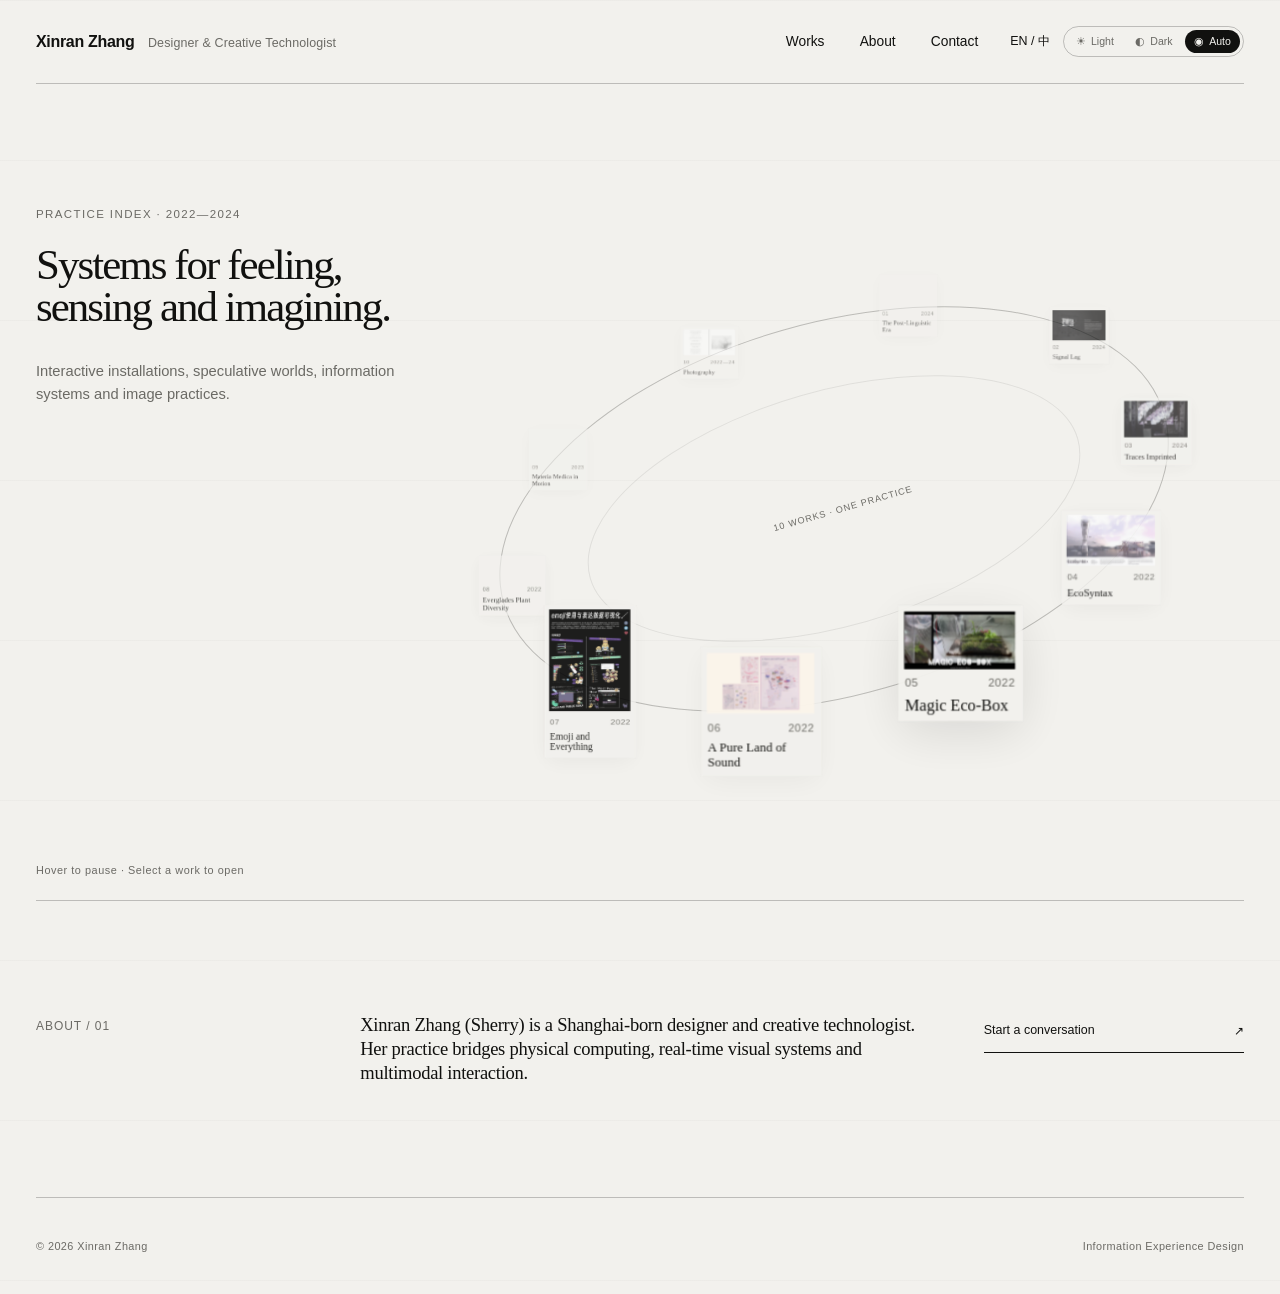
<file: index.html>
<!doctype html>
<html lang="en">
  <head>
    <meta charset="UTF-8" />
    <meta name="viewport" content="width=device-width, initial-scale=1.0" />
    <meta name="description" content="Xinran Zhang — designer and creative technologist working across physical computing, real-time visual systems and multimodal interaction." />
    <meta name="theme-color" content="#f2f1ed" />
    <title>Xinran Zhang — Designer & Creative Technologist</title>
    <link rel="icon" href="./favicon.svg" type="image/svg+xml" />
    <link rel="alternate icon" href="./favicon.svg" />
    <script src="./theme.js?v=theme1"></script>
    <link rel="stylesheet" href="./styles.css?v=theme1" />
  </head>
  <body>
    <div class="page-shell">
      <header class="site-header">
        <a class="identity" href="#top" aria-label="Xinran Zhang, home">
          <span>Xinran Zhang</span>
          <span class="identity-role" data-i18n="role">Designer &amp; Creative Technologist</span>
        </a>
        <nav aria-label="Primary navigation">
          <a href="./works/" data-i18n="navWorks">Works</a>
          <a href="#about" data-i18n="navAbout">About</a>
          <a href="mailto:18001817638@163.com" data-i18n="navContact">Contact</a>
        </nav>
        <div class="header-actions">
          <button class="lang-button" type="button" aria-label="Switch language">EN / 中</button>
          <div class="theme-switch" role="group" aria-label="Theme">
            <button type="button" data-theme-mode="light" aria-pressed="false"><span aria-hidden="true">☀</span><span data-theme-label="light">Light</span></button>
            <button type="button" data-theme-mode="dark" aria-pressed="false"><span aria-hidden="true">◐</span><span data-theme-label="dark">Dark</span></button>
            <button type="button" data-theme-mode="system" aria-pressed="false"><span aria-hidden="true">◉</span><span data-theme-label="system">Auto</span></button>
          </div>
        </div>
      </header>

      <main id="top">
        <section class="orbit-stage" id="work" aria-labelledby="work-title">
          <div class="intro">
            <p class="eyebrow" data-i18n="practiceIndex">Practice index · 2022—2024</p>
            <h1 id="work-title">
              <span data-i18n="heroTitle">Systems for feeling,<br />sensing and imagining.</span>
            </h1>
            <p class="intro-copy" data-i18n="heroCopy">Interactive installations, speculative worlds, information systems and image practices.</p>
          </div>

          <div class="orbit-wrap" aria-label="Eleven projects in a rotating index">
            <div class="orbit" id="home-orbit"></div>
            <div class="orbit-center" aria-hidden="true">
              <small data-i18n="orbitCenter">10 works · one practice</small>
            </div>
          </div>

          <p class="interaction-note" data-i18n="interactionNote">Hover to pause · Select a work to open</p>
        </section>

        <section class="about-strip" id="about">
          <p class="section-number" data-i18n="aboutNumber">About / 01</p>
          <p class="about-copy" data-i18n="aboutCopy">Xinran Zhang (Sherry) is a Shanghai-born designer and creative technologist. Her practice bridges physical computing, real-time visual systems and multimodal interaction.</p>
          <a class="contact-link" href="mailto:18001817638@163.com">
            <span data-i18n="startConversation">Start a conversation</span>
            <span aria-hidden="true">↗</span>
          </a>
        </section>
      </main>

      <footer>
        <span>© 2026 Xinran Zhang</span>
        <span data-i18n="footerDiscipline">Information Experience Design</span>
      </footer>
    </div>

    <script src="./script.js?v=theme1"></script>
  </body>
</html>
</file>
<file: styles.css>
:root {
  --paper: #f2f1ed;
  --ink: #11110f;
  --muted: #6b6a65;
  --line: rgba(17,17,15,.23);
  --accent: #6057f6;
  --grid: rgba(17,17,15,.025);
  --orbit-line: rgba(17,17,15,.24);
  --orbit-line-soft: rgba(17,17,15,.08);
  --surface: rgba(242,241,237,.88);
  --surface-strong: rgba(242,241,237,.97);
  --shadow: rgba(17,17,15,.11);
  --serif: "Iowan Old Style", "Baskerville", "Times New Roman", serif;
  --sans: "Helvetica Neue", "Arial", "PingFang SC", sans-serif;
}

html[data-theme="dark"] {
  --paper: #10100f;
  --ink: #f3f2ed;
  --muted: #a7a59e;
  --line: rgba(243,242,237,.22);
  --accent: #8d86ff;
  --grid: rgba(243,242,237,.035);
  --orbit-line: rgba(243,242,237,.28);
  --orbit-line-soft: rgba(243,242,237,.10);
  --surface: rgba(20,20,18,.9);
  --surface-strong: rgba(24,24,22,.98);
  --shadow: rgba(0,0,0,.42);
}

* { box-sizing: border-box; }
html { scroll-behavior: smooth; background: var(--paper); }
body {
  margin: 0;
  color: var(--ink);
  background: linear-gradient(var(--grid) 1px, transparent 1px), var(--paper);
  background-size: 100% 10rem;
  font-family: var(--sans);
  font-size: 16px;
}
button, a { -webkit-tap-highlight-color: transparent; }
a { color: inherit; text-decoration: none; }
button { color: inherit; font: inherit; }

.page-shell { width: min(100%, 1800px); min-height: 100vh; margin: 0 auto; padding: 0 2.25rem; }
.site-header {
  min-height: 5.25rem;
  display: grid;
  grid-template-columns: minmax(17rem, 1fr) auto auto;
  align-items: center;
  gap: 2rem;
  border-bottom: 1px solid var(--line);
  position: relative;
  z-index: 20;
}
.identity { display: flex; align-items: baseline; gap: .85rem; font-weight: 650; letter-spacing: -.02em; }
.identity-role { color: var(--muted); font-size: .78rem; font-weight: 450; letter-spacing: .01em; }
nav { display: flex; gap: 2.2rem; font-size: .86rem; }
nav a { position: relative; }
nav a::after { content: ""; position: absolute; left: 0; right: 100%; bottom: -.4rem; height: 1px; background: currentColor; transition: right .25s ease; }
nav a:hover::after, nav a:focus-visible::after { right: 0; }
.header-actions { justify-self: end; display: flex; align-items: center; gap: .8rem; }
.lang-button { border: 0; background: transparent; padding: .65rem 0; cursor: pointer; font-size: .78rem; }
.theme-switch { display: inline-flex; align-items: center; gap: .18rem; padding: .18rem; border: 1px solid var(--line); border-radius: 999px; }
.theme-switch button { display: inline-flex; align-items: center; gap: .32rem; border: 0; border-radius: 999px; background: transparent; color: var(--muted); padding: .38rem .58rem; cursor: pointer; font-size: .66rem; line-height: 1; white-space: nowrap; }
.theme-switch button[aria-pressed="true"] { background: var(--ink); color: var(--paper); }
.theme-switch button:focus-visible { outline: 2px solid var(--accent); outline-offset: 2px; }

.eyebrow { margin: 0 0 1.35rem; color: var(--muted); font-size: .72rem; line-height: 1.4; letter-spacing: .12em; text-transform: uppercase; }
h1 { margin: 0; font-family: var(--serif); font-size: clamp(2.1rem, 3.35vw, 4.4rem); font-weight: 400; line-height: .98; letter-spacing: -.045em; }
.intro-copy { max-width: 25rem; margin: 2rem 0 0; color: var(--muted); font-size: .92rem; line-height: 1.55; }

.orbit-stage { position: relative; min-height: calc(100svh - 5.25rem); overflow: visible; }
.intro { position: absolute; left: 0; top: 15%; width: min(32rem, 33vw); z-index: 120; }
.orbit-wrap {
  position: absolute;
  width: min(64vw, 68rem);
  height: min(69svh, 46rem);
  right: 0;
  top: 52%;
  transform: translateY(-50%);
  overflow: visible;
  perspective: 1100px;
  isolation: isolate;
}
.orbit { position: absolute; inset: 0; overflow: visible; }
.orbit::before,
.orbit::after {
  content: "";
  position: absolute;
  left: 8%;
  right: 8%;
  top: 20%;
  bottom: 20%;
  border: 1px solid var(--orbit-line);
  border-radius: 50%;
  transform: rotate(-16deg);
  pointer-events: none;
}
.orbit::after {
  left: 19%;
  right: 19%;
  top: 31%;
  bottom: 31%;
  border-color: var(--orbit-line-soft);
}

.project-card {
  --orbit-scale: .7;
  --orbit-opacity: .6;
  --orbit-gray: 1;
  position: absolute;
  width: 10.2%;
  padding: 0;
  background: transparent;
  border: 0;
  opacity: var(--orbit-opacity);
  transform: translate(-50%, -50%) scale(var(--orbit-scale));
  transform-origin: center;
  cursor: pointer;
  will-change: left, top, transform, opacity;
}
.project-card-content {
  display: grid;
  grid-template-columns: 1fr;
  gap: .32rem;
  width: 100%;
  padding: .28rem;
  text-align: left;
  background: var(--surface);
  box-shadow: 0 .25rem 1.3rem color-mix(in srgb, var(--shadow) 45%, transparent);
  backdrop-filter: blur(3px);
}
.project-thumb { display: block; width: 100%; }
.project-thumb img,
.project-thumb object {
  display: block;
  width: 100%;
  height: auto;
  pointer-events: none;
}
.project-thumb img,
.project-thumb object {
  filter: grayscale(var(--orbit-gray)) contrast(.97);
  transition: filter .2s linear;
}
.project-card.is-focus .project-card-content {
  background: var(--surface-strong);
  box-shadow: 0 .55rem 2.2rem var(--shadow);
}
.project-card.is-focus .project-thumb img,
.project-card.is-focus .project-thumb object { filter: grayscale(0) contrast(1); }
.project-card:focus-visible { outline: 2px solid var(--accent); outline-offset: 4px; }
.card-meta { display: flex; justify-content: space-between; gap: .35rem; color: var(--muted); font-size: .48rem; letter-spacing: .04em; }
.card-index, .card-year { line-height: 1.2; }
.card-title { min-width: 0; font-family: var(--serif); font-size: clamp(.54rem, .7vw, .76rem); line-height: 1.08; }
.project-card.is-focus .card-title { font-size: clamp(.67rem, .86vw, .92rem); }

.orbit-center {
  position: absolute;
  left: 51%;
  top: 50%;
  display: flex;
  flex-direction: column;
  align-items: center;
  gap: .5rem;
  transform: translate(-50%, -50%) rotate(-16deg);
  pointer-events: none;
  z-index: 1;
}
.orbit-center small { color: var(--muted); font-size: .57rem; letter-spacing: .1em; text-transform: uppercase; }
.interaction-note { position: absolute; left: 0; bottom: 1.5rem; margin: 0; color: var(--muted); font-size: .68rem; letter-spacing: .05em; }

.about-strip {
  display: grid;
  grid-template-columns: 1fr 2.15fr 1fr;
  gap: 4rem;
  padding: 7rem 0;
  border-top: 1px solid var(--line);
  border-bottom: 1px solid var(--line);
  align-items: start;
}
.section-number { margin: .35rem 0 0; color: var(--muted); font-size: .75rem; letter-spacing: .08em; text-transform: uppercase; }
.about-copy { margin: 0; font-family: var(--serif); font-size: clamp(1.05rem, 1.45vw, 1.75rem); line-height: 1.3; letter-spacing: -.015em; }
.contact-link { display: flex; justify-content: space-between; gap: 1rem; padding: .65rem 0 .85rem; border-bottom: 1px solid var(--ink); font-size: .78rem; }
.contact-link span:last-child { transition: transform .2s ease; }
.contact-link:hover span:last-child { transform: translate(3px, -3px); }
footer { min-height: 6rem; display: flex; justify-content: space-between; align-items: center; color: var(--muted); font-size: .68rem; letter-spacing: .04em; }

@media (max-width: 1180px) {
  .orbit-wrap { width: 63vw; height: min(65svh, 42rem); }
  .project-card { width: 9.6%; }
}

@media (max-width: 1100px) {
  .page-shell { padding: 0 1.25rem; }
  .site-header {
    min-height: auto;
    grid-template-columns: minmax(0, 1fr) auto;
    gap: .65rem 1rem;
    padding-top: .9rem;
  }
  .identity-role { display: none; }
  .header-actions { gap: .55rem; }
  .theme-switch button { padding: .34rem .46rem; }
  .theme-switch [data-theme-label] { display: none; }
  nav {
    grid-column: 1 / -1;
    order: 3;
    display: flex;
    width: calc(100% + 2.5rem);
    margin: 0 -1.25rem;
    padding: .55rem 1.25rem .85rem;
    gap: 1.4rem;
    overflow-x: auto;
    overscroll-behavior-inline: contain;
    scrollbar-width: none;
    white-space: nowrap;
    font-size: .76rem;
  }
  nav::-webkit-scrollbar { display: none; }
  .orbit-stage { min-height: auto; padding: 5rem 0 6rem; overflow: visible; }
  .intro { position: relative; top: auto; width: 100%; }
  h1 { font-size: clamp(2.25rem, 8vw, 3.8rem); }
  .orbit-wrap { position: relative; width: min(100%, 46rem); height: min(64vw, 34rem); right: auto; top: auto; transform: none; margin: 4rem auto 0; }
  .project-card { width: 11.5%; }
  .interaction-note { position: relative; bottom: auto; margin-top: 2.5rem; }
  .about-strip { grid-template-columns: 1fr; gap: 2.5rem; padding: 5rem 0; }
  .contact-link { max-width: 18rem; }
}

@media (max-width: 680px) {
  .site-header { padding-top: .8rem; }
  nav { gap: 1.1rem; padding-top: .45rem; padding-bottom: .75rem; font-size: .72rem; }
  .orbit-wrap { width: min(100%, 35rem); height: min(76vw, 26rem); margin: 3rem auto 0; }
  .project-card { width: 13.5%; }
  .card-index { display: none; }
  .card-title { font-size: .58rem; }
  .orbit-center small { font-size: .5rem; }
  footer { align-items: flex-start; flex-direction: column; justify-content: center; gap: .45rem; }
}

@media (prefers-reduced-motion: reduce) {
  html { scroll-behavior: auto; }
  .project-thumb img, .contact-link span:last-child { transition: none; }
}
</file>
